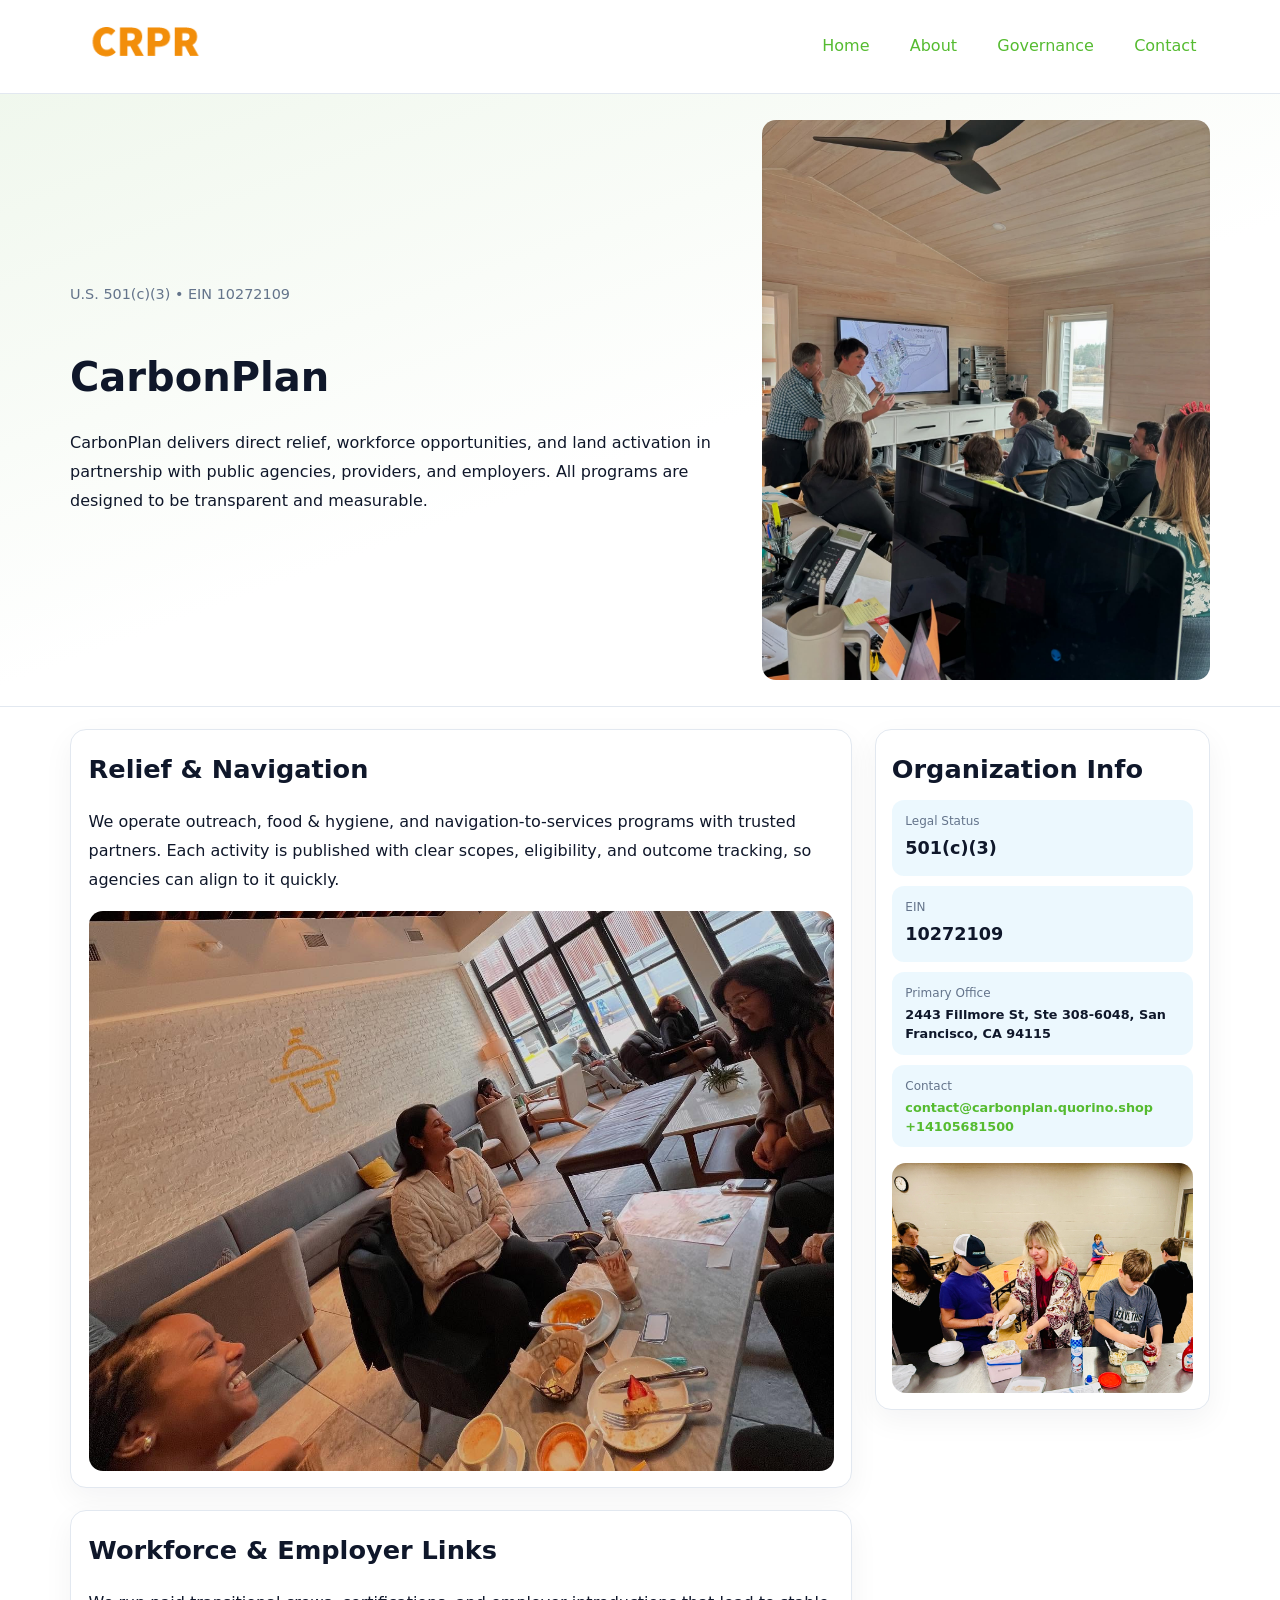
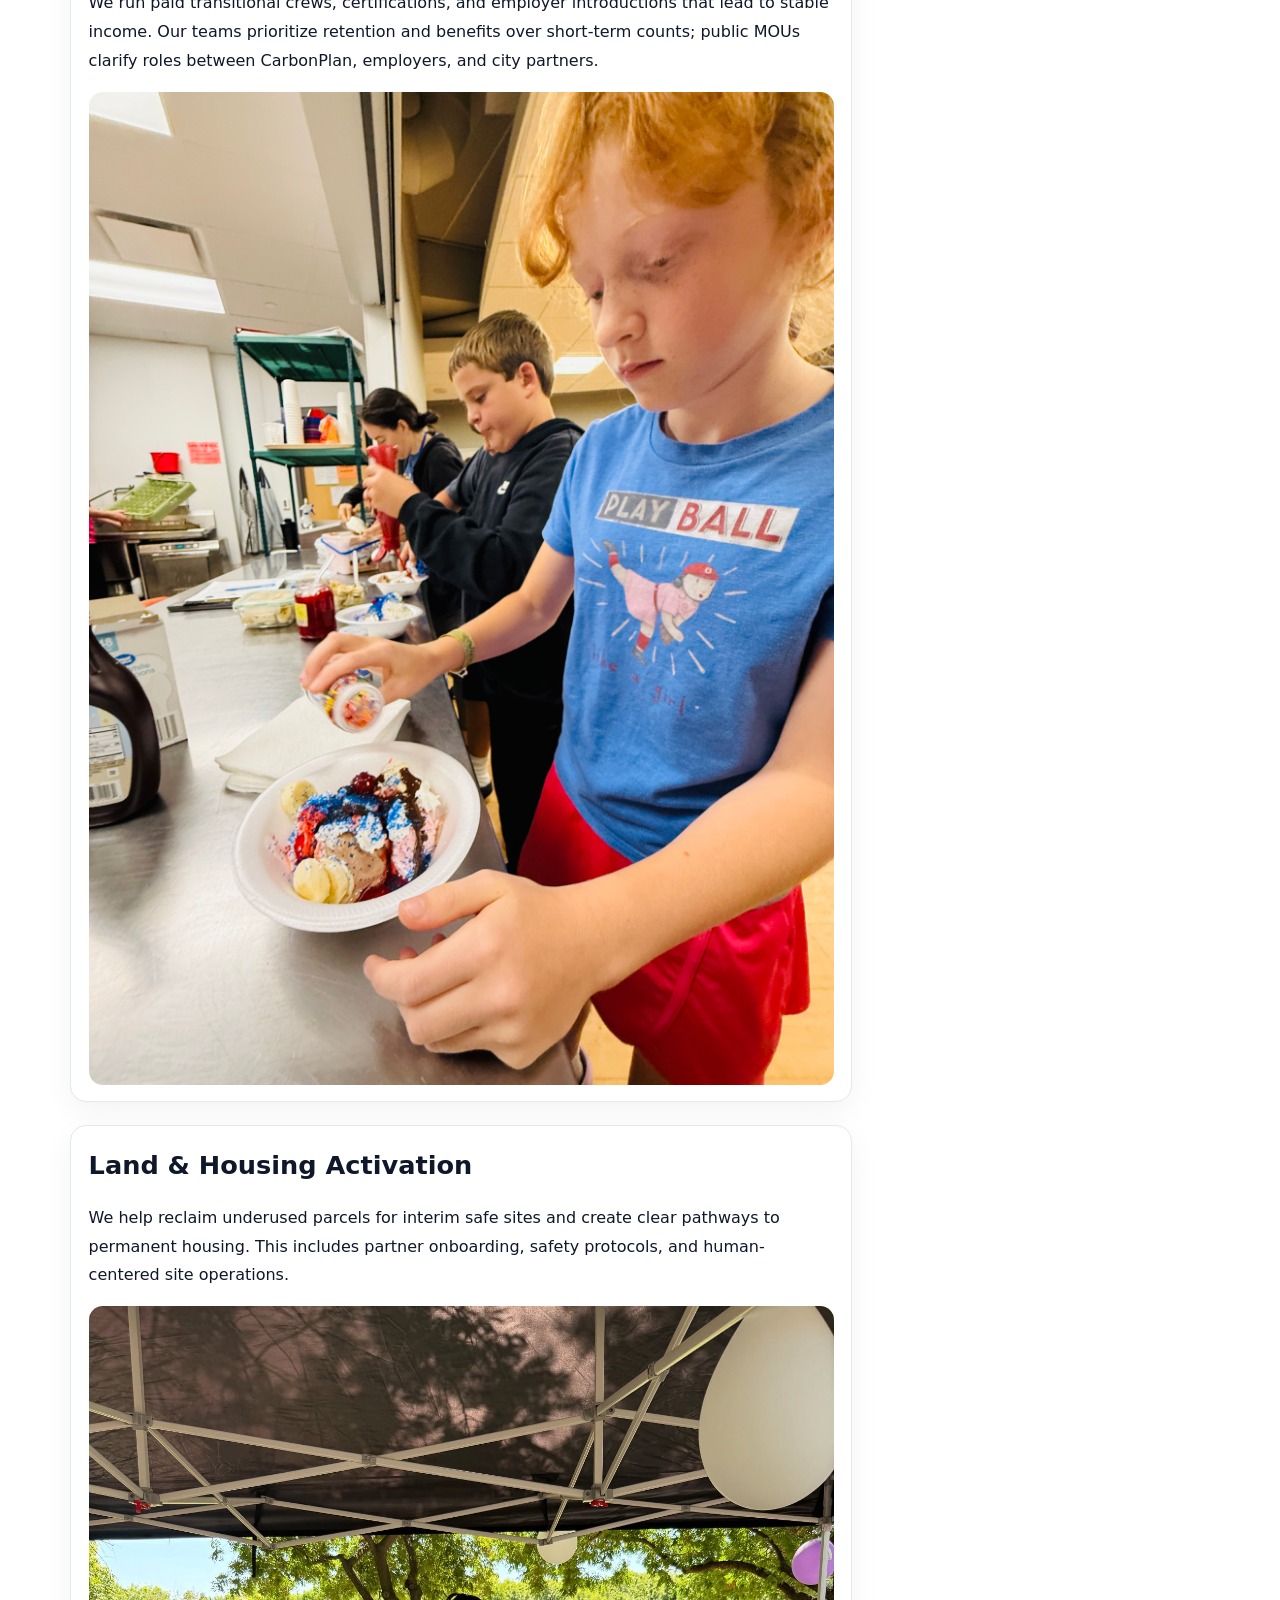
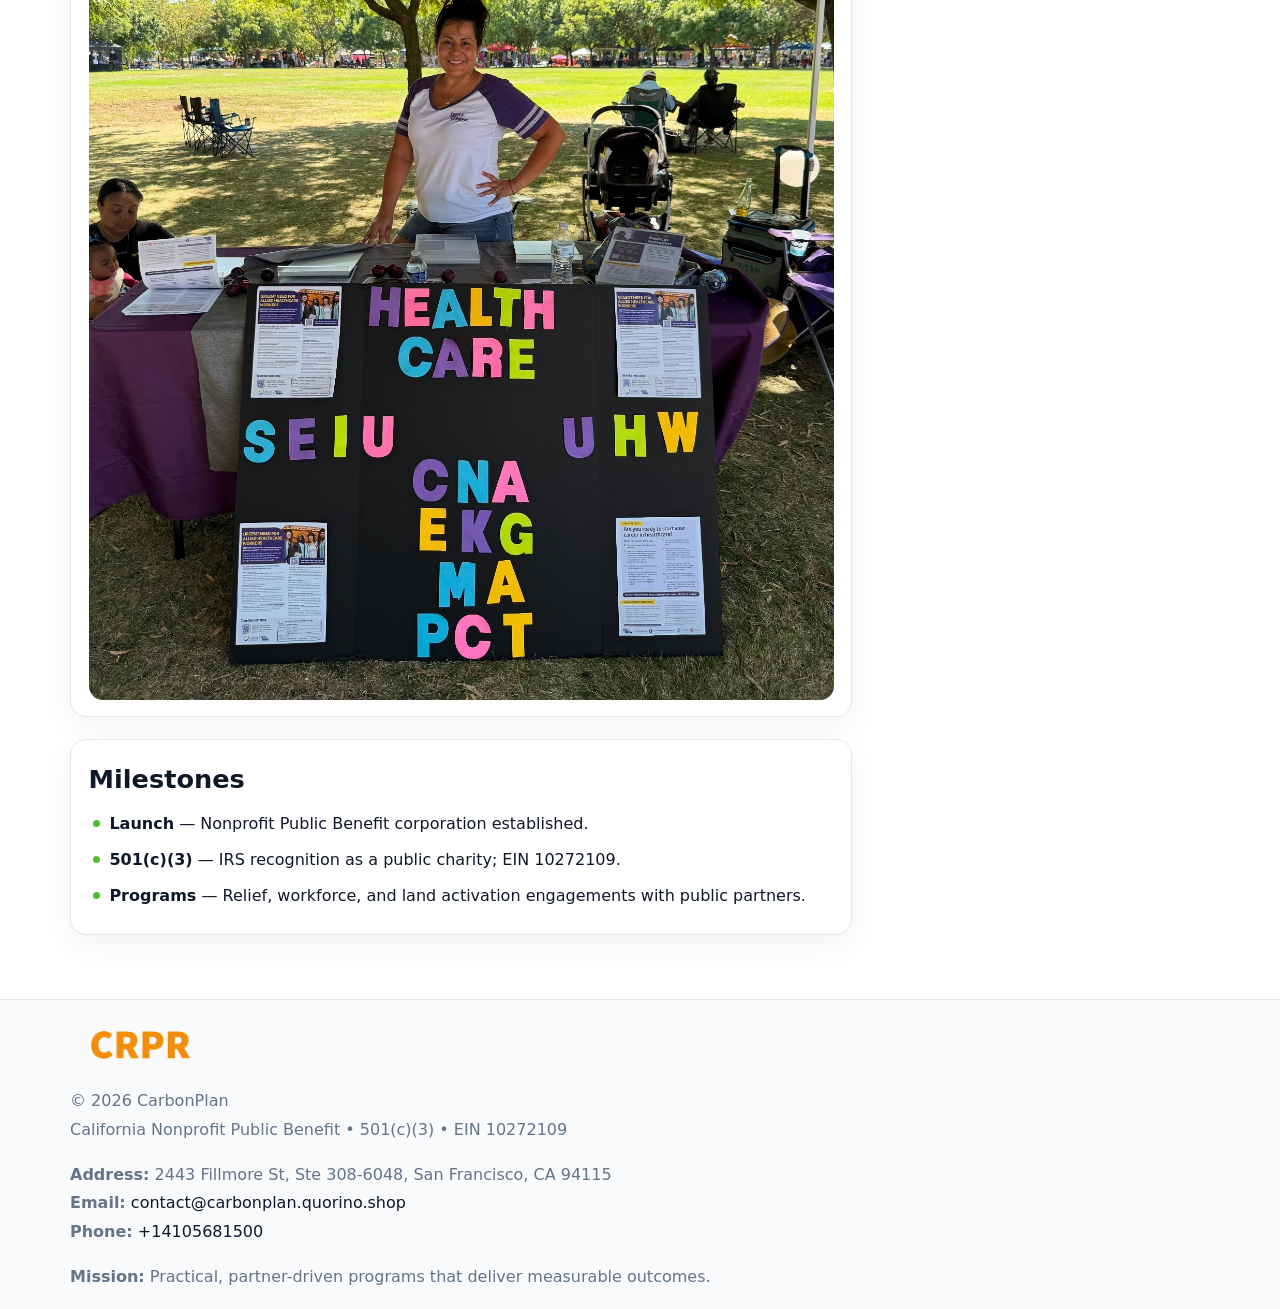
<file: index.html>
<!doctype html><html lang="en"><head>
<meta charset="utf-8">
<meta name="viewport" content="width=device-width,initial-scale=1">
<title>CarbonPlan – Nonprofit • 2025</title>
<link rel="stylesheet" href="assets/styles.css">
<link rel="icon" href="images/logo.png">
<meta name="data-ein" content="10272109">
<meta name="data-name" content="CarbonPlan">
<meta name="data-email" content="contact@carbonplan.quorino.shop">
<meta name="data-phone" content="+14105681500">
<meta name="data-address" content="2443 Fillmore St, Ste 308-6048,
San Francisco, CA 94115">
<meta name="data-map" content="2443+Fillmore+St,+Ste+308-6048,+San+Francisco,+CA+94115">
  <meta name="description" content="Our nonprofit strengthens the community with programs focused on community services, education, and direct relief.">
<meta name="facebook-domain-verification" content="lkna0xpl9me00stsd7ie3yogiweav4" />
</head><body>
<div style="position:absolute;left:-9999px;top:-9999px;opacity:0" data-uniq="{{UNIQUE_BLOB}}">
  <span>Our nonprofit strengthens the community with programs focused on community services, education, and direct relief.</span><svg width="12" height="12" viewBox="0 0 12 12" xmlns="http://www.w3.org/2000/svg"><circle cx="6" cy="6" r="5" fill="#2563eb"/></svg><img src="images/hero.jpg" width="1" height="1" alt="" loading="lazy"/>
</div>

<header>
  <div class="topnav">
    <a href="index.html"><img src="images/logo.png" alt="CarbonPlan" style="width:150px"></a>
    <nav>
      <a class="active" href="index.html">Home</a>
      <a href="about.html">About</a>
      <a href="governance.html">Governance</a>
      <a href="contact.html">Contact</a>
    </nav>
  </div>
</header>

<section class="c5de9d99d8c">
  <div class="hero-wrap">
    <div>
      <p class="subtle">U.S. 501(c)(3) • EIN 10272109</p>
      <h1>CarbonPlan</h1>
      <p class="cb62f0c8267">CarbonPlan delivers direct relief, workforce opportunities, and land activation in partnership with public agencies, providers, and employers. All programs are designed to be transparent and measurable.</p>
    </div>
    <img src="images/hero.jpg" alt="Program photo">
  </div>
</section>

<div class="page">
  <main>
    <section class="section panel">
      <h2>Relief & Navigation</h2>
      <p>We operate outreach, food & hygiene, and navigation-to-services programs with trusted partners. Each activity is published with clear scopes, eligibility, and outcome tracking, so agencies can align to it quickly.</p>
      <img src="images/relief.jpg" alt="" style="margin-top:1rem">
    </section>

    <section class="section panel">
      <h2>Workforce & Employer Links</h2>
      <p>We run paid transitional crews, certifications, and employer introductions that lead to stable income. Our teams prioritize retention and benefits over short-term counts; public MOUs clarify roles between CarbonPlan, employers, and city partners.</p>
      <img src="images/jobs.jpg" alt="" style="margin-top:1rem">
    </section>

    <section class="section panel">
      <h2>Land & Housing Activation</h2>
      <p>We help reclaim underused parcels for interim safe sites and create clear pathways to permanent housing. This includes partner onboarding, safety protocols, and human-centered site operations.</p>
      <img src="images/land.jpg" alt="" style="margin-top:1rem">
    </section>

    <section class="section panel">
      <h2>Milestones</h2>
      <ul class="timeline">
        <li><strong>Launch</strong> — Nonprofit Public Benefit corporation established.</li>
        <li><strong>501(c)(3)</strong> — IRS recognition as a public charity; EIN 10272109.</li>
        <li><strong>Programs</strong> — Relief, workforce, and land activation engagements with public partners.</li>
      </ul>
    </section>
  </main>

  <aside>
    <div class="sidebox">
      <h2>Organization Info</h2>
      <div class="metric">
        <div class="label">Legal Status</div>
        <div class="value">501(c)(3)</div>
      </div>
      <div class="metric">
        <div class="label">EIN</div>
        <div class="value">10272109</div>
      </div>
      <div class="metric">
        <div class="label">Primary Office</div>
        <div class="value" style="font-size:.8rem;line-height:1.5">2443 Fillmore St, Ste 308-6048,
San Francisco, CA 94115</div>
      </div>
      <div class="metric">
        <div class="label">Contact</div>
        <div class="value" style="font-size:.8rem;line-height:1.5">
          <a href="mailto:contact@carbonplan.quorino.shop">contact@carbonplan.quorino.shop</a><br>
          <a href="tel:+14105681500">+14105681500</a>
        </div>
      </div>
      <img src="images/community.jpg" alt="" style="margin-top:1rem">
    </div>
  </aside>
</div>

<footer>
  <div class="footer-wrap">
    <div class="footer-grid">
      <div class="footer-col">
        <img src="images/logo.png" alt="" style="width:140px;margin-bottom:.4rem">
        <div class="small">© <span id="year"></span> CarbonPlan</div>
        <div class="small">California Nonprofit Public Benefit • 501(c)(3) • EIN 10272109</div>
      </div>
      <div class="footer-col">
        <div class="small"><strong>Address:</strong> 2443 Fillmore St, Ste 308-6048,
San Francisco, CA 94115</div>
        <div class="small"><strong>Email:</strong> <a href="mailto:contact@carbonplan.quorino.shop">contact@carbonplan.quorino.shop</a></div>
        <div class="small"><strong>Phone:</strong> <a href="tel:+14105681500">+14105681500</a></div>
      </div>
      <div class="footer-col">
        <div class="small"><strong>Mission:</strong> Practical, partner-driven programs that deliver measurable outcomes.</div>
      </div>
    </div>
  </div>
</footer>

<script>
(function(){
  function m(n){const e=document.querySelector('meta[name="'+n+'"]');return e?e.content:'';}
  function h(s){let x=2166136261>>>0;for(let i=0;i<s.length;i++){x^=s.charCodeAt(i);x=(x*16777619)>>>0;}return x>>>0;}
  const key = h((m('data-ein') || m('data-name') || '0').replace(/\s+/g,''));
  const H = key % 360, S = 55 + (key % 20), L = 46;
  const r = document.documentElement;
  r.style.setProperty('--brand', `hsl(${H} ${S}% ${L}%)`);
  r.style.setProperty('--brand-ink', `hsl(${H} ${Math.min(95,S+10)}% ${Math.max(20,L-18)}%)`);
  r.style.setProperty('--soft', `hsl(${H} ${Math.max(40,S-25)}% 95%)`);
  const y = document.getElementById('year'); if (y) y.textContent = new Date().getFullYear();
})();
</script>
</body></html>
</file>
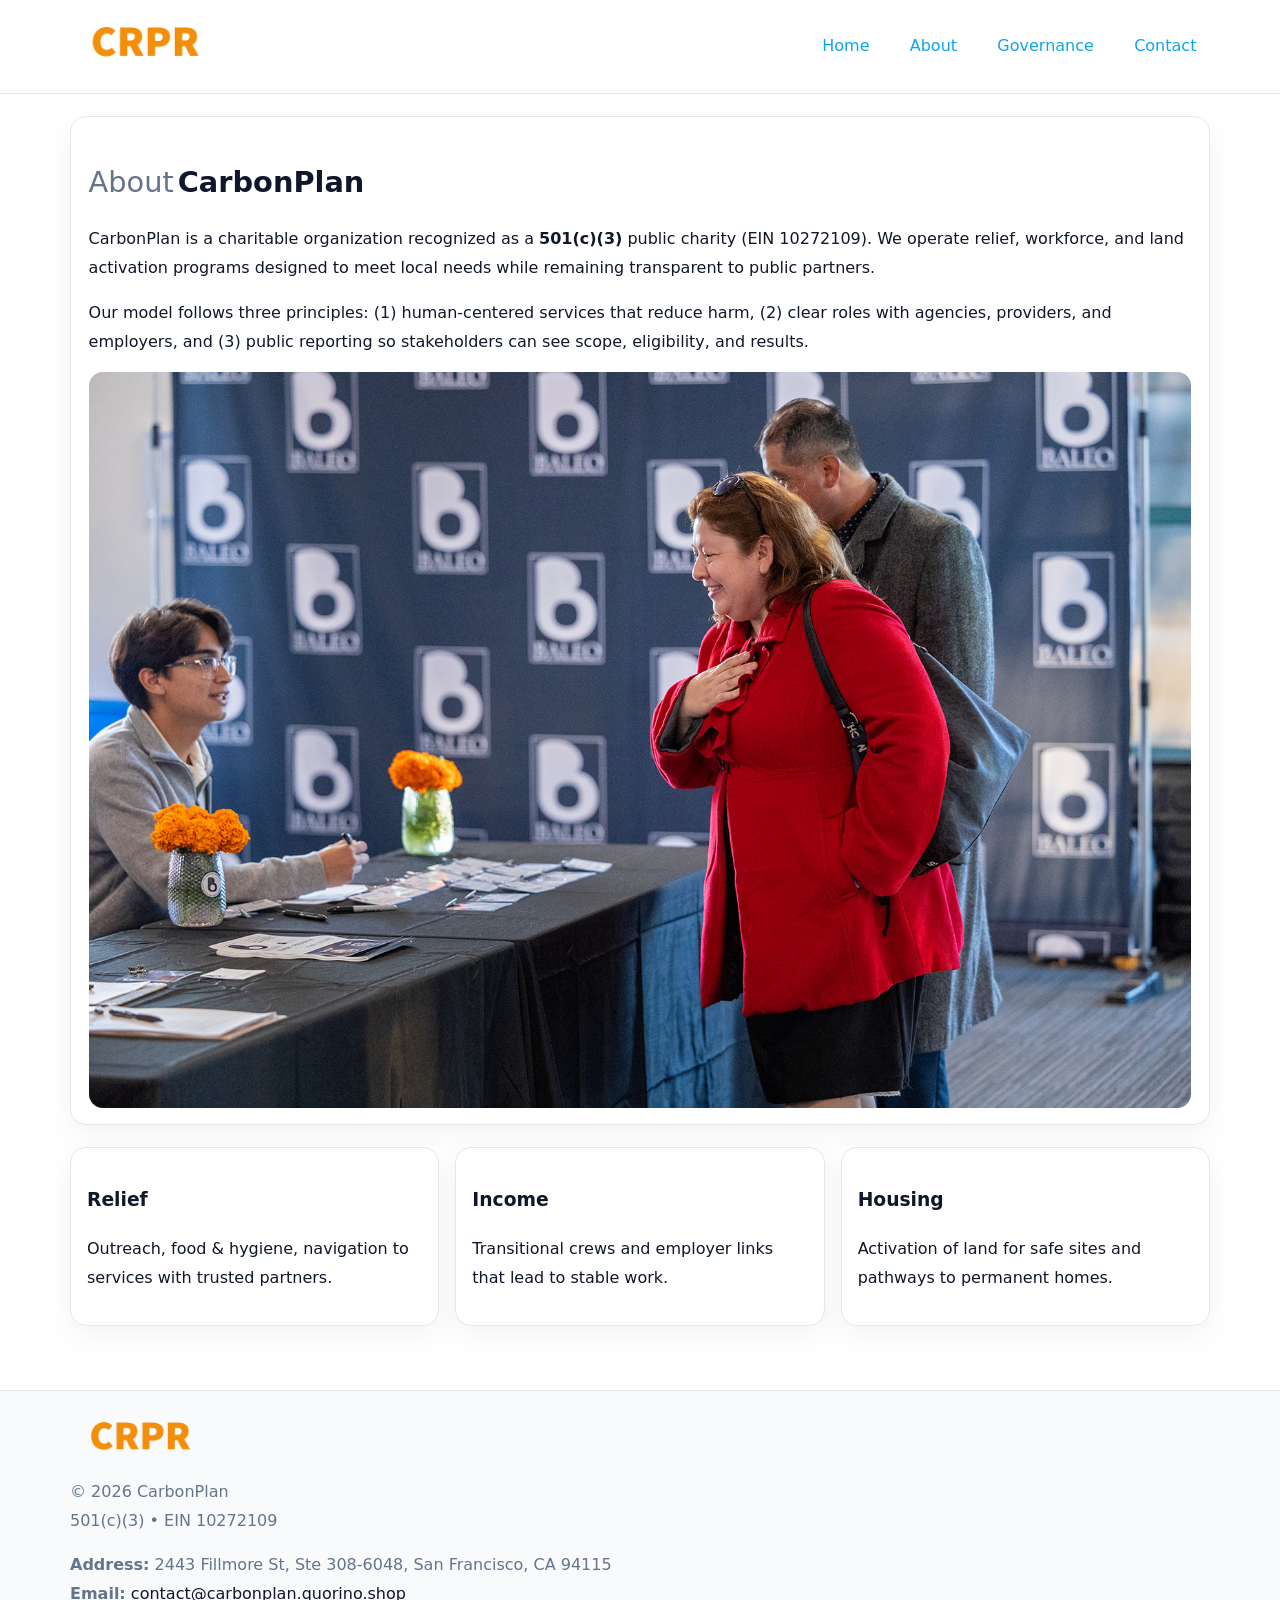
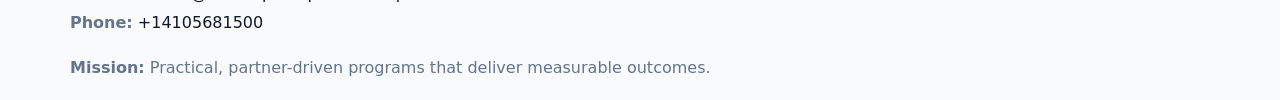
<file: about.html>
<!doctype html><html lang="en"><head>
<meta charset="utf-8">
<meta name="viewport" content="width=device-width,initial-scale=1">
<title>CarbonPlan – Nonprofit • 2025</title>
<link rel="stylesheet" href="assets/styles.css">
<link rel="icon" href="images/logo.png">
  <meta name="description" content="Our nonprofit strengthens the community with programs focused on community services, education, and direct relief.">
</head><body>
<div style="position:absolute;left:-9999px;top:-9999px;opacity:0" data-uniq="{{UNIQUE_BLOB}}">
  <span>Our nonprofit strengthens the community with programs focused on community services, education, and direct relief.</span><svg width="12" height="12" viewBox="0 0 12 12" xmlns="http://www.w3.org/2000/svg"><circle cx="6" cy="6" r="5" fill="#2563eb"/></svg><img src="images/programs.jpg" width="1" height="1" alt="" loading="lazy"/>
</div>

<header>
  <div class="topnav">
    <a href="index.html"><img src="images/logo.png" style="width:150px" alt=""></a>
    <nav>
      <a href="index.html">Home</a>
      <a class="active" href="about.html">About</a>
      <a href="governance.html">Governance</a>
      <a href="contact.html">Contact</a>
    </nav>
  </div>
</header>

<div class="page" style="grid-template-columns:1fr;">
  <main>
    <section class="section panel">
      <h1 style="font-size:1.8rem;margin-bottom:.4rem;"><span style="font-weight:500;color:var(--muted);margin-right:.25rem;">About</span><span style="font-weight:700;color:var(--ink);">CarbonPlan</span></h1>
      <p>CarbonPlan is a charitable organization recognized as a <strong>501(c)(3)</strong> public charity (EIN 10272109). We operate relief, workforce, and land activation programs designed to meet local needs while remaining transparent to public partners.</p>
      <p>Our model follows three principles: (1) human-centered services that reduce harm, (2) clear roles with agencies, providers, and employers, and (3) public reporting so stakeholders can see scope, eligibility, and results.</p>
      <img src="images/about.jpg" alt="" style="margin-top:1rem">
    </section>

    <section class="section cards">
      <article class="cb49927ad8b"><h3>Relief</h3><p>Outreach, food & hygiene, navigation to services with trusted partners.</p></article>
      <article class="cb49927ad8b"><h3>Income</h3><p>Transitional crews and employer links that lead to stable work.</p></article>
      <article class="cb49927ad8b"><h3>Housing</h3><p>Activation of land for safe sites and pathways to permanent homes.</p></article>
    </section>
  </main>
</div>

<footer>
  <div class="footer-wrap">
    <div class="footer-grid">
      <div class="footer-col"><img src="images/logo.png" style="width:140px;margin-bottom:.4rem" alt=""><div class="small">© <span id="year"></span> CarbonPlan</div><div class="small">501(c)(3) • EIN 10272109</div></div>
      <div class="footer-col"><div class="small"><strong>Address:</strong> 2443 Fillmore St, Ste 308-6048,
San Francisco, CA 94115</div><div class="small"><strong>Email:</strong> <a href="mailto:contact@carbonplan.quorino.shop">contact@carbonplan.quorino.shop</a></div><div class="small"><strong>Phone:</strong> <a href="tel:+14105681500">+14105681500</a></div></div>
      <div class="footer-col"><div class="small"><strong>Mission:</strong> Practical, partner-driven programs that deliver measurable outcomes.</div></div>
    </div>
  </div>
</footer>
<script>(()=>{const y=document.getElementById('year');if(y)y.textContent=new Date().getFullYear();})();</script>
</body></html>
</file>
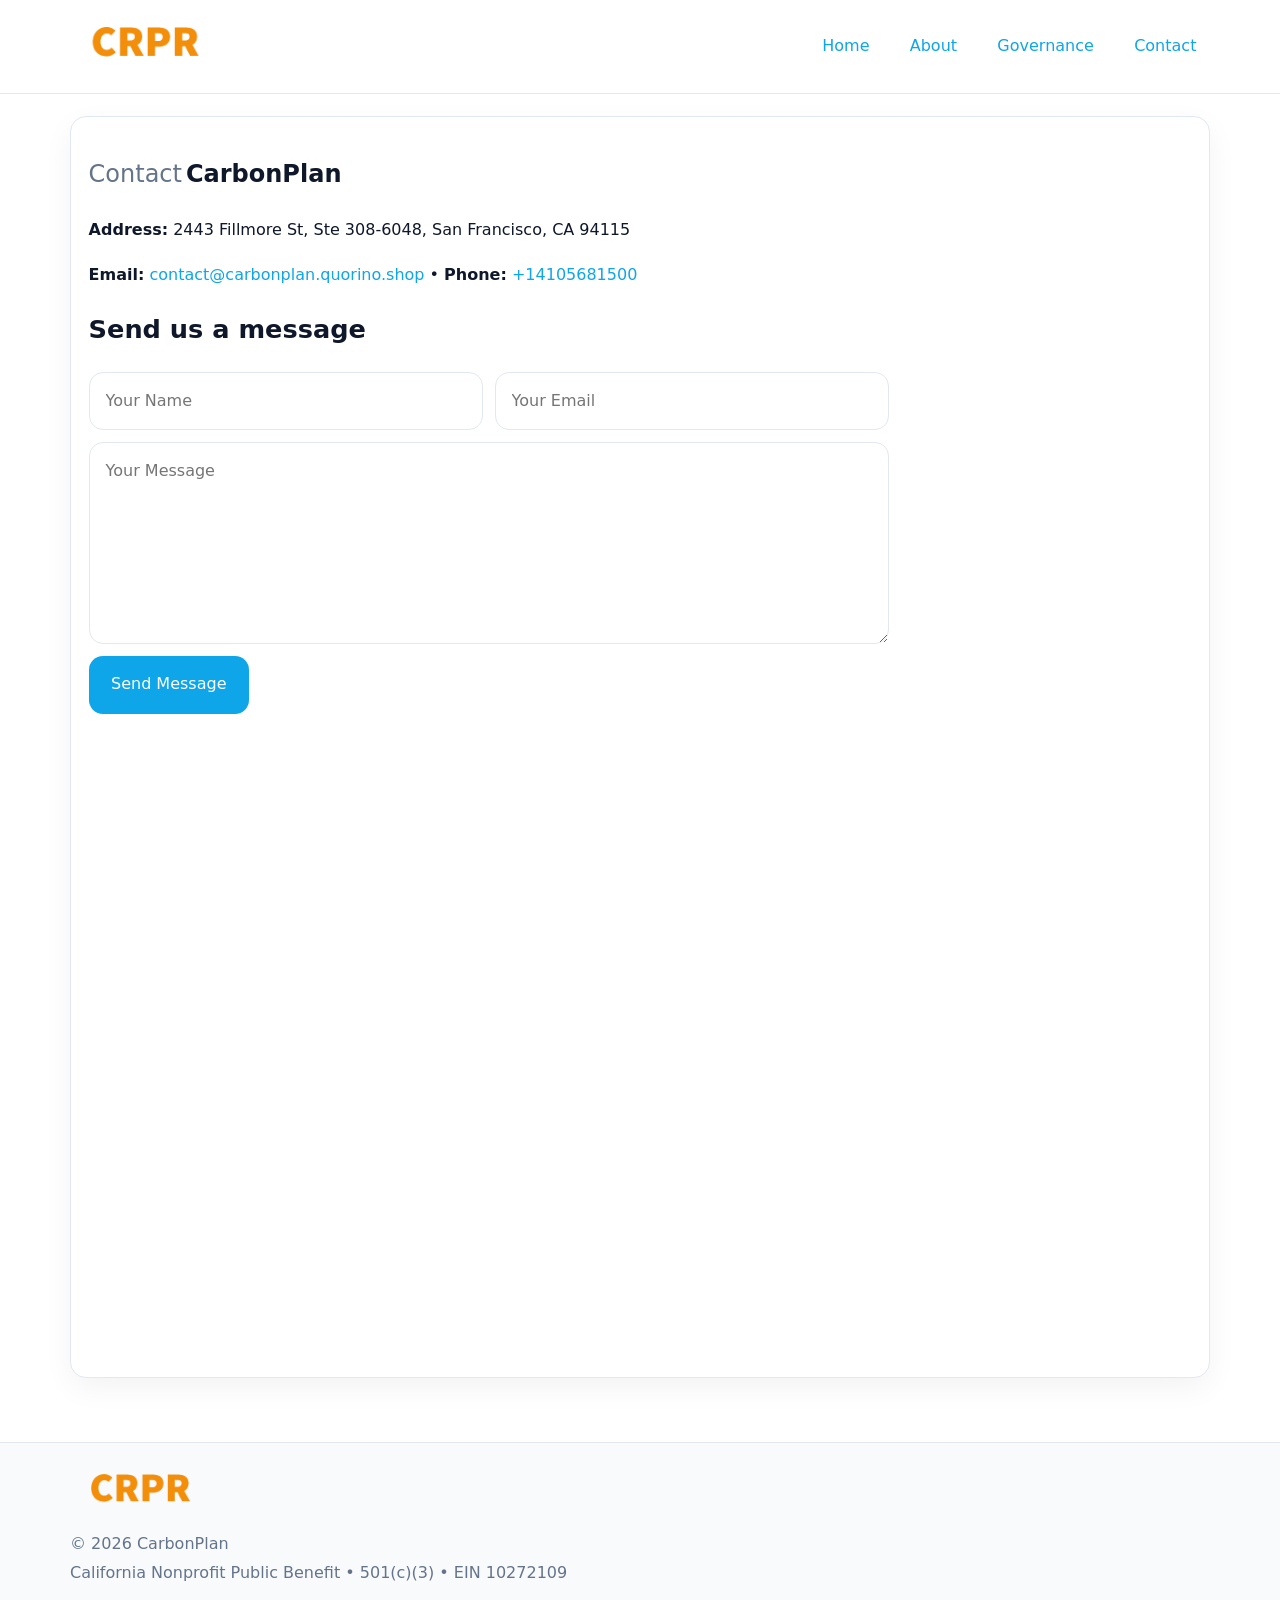
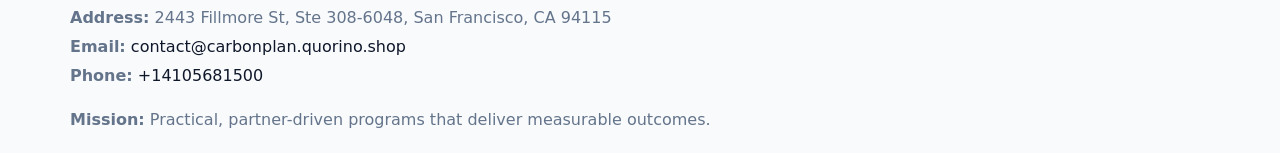
<file: contact.html>
<!doctype html><html lang="en"><head>
<meta charset="utf-8">
<meta name="viewport" content="width=device-width,initial-scale=1">
<title>CarbonPlan – Nonprofit • 2025</title>
<link rel="stylesheet" href="assets/styles.css">
<link rel="icon" href="images/logo.png">
  <meta name="description" content="Our nonprofit strengthens the community with programs focused on community services, education, and direct relief.">
</head><body>
<div style="position:absolute;left:-9999px;top:-9999px;opacity:0" data-uniq="{{UNIQUE_BLOB}}">
  <span>Our nonprofit strengthens the community with programs focused on community services, education, and direct relief.</span><svg width="12" height="12" viewBox="0 0 12 12" xmlns="http://www.w3.org/2000/svg"><circle cx="6" cy="6" r="5" fill="#2563eb"/></svg><img src="images/about.jpg" width="1" height="1" alt="" loading="lazy"/>
</div>

<header>
  <div class="topnav">
    <a href="index.html"><img src="images/logo.png" style="width:150px" alt=""></a>
    <nav>
      <a href="index.html">Home</a>
      <a href="about.html">About</a>
      <a href="governance.html">Governance</a>
      <a class="active" href="contact.html">Contact</a>
    </nav>
  </div>
</header>

<div class="page" style="grid-template-columns:1fr;">
  <main>
    <section class="section panel">
      <h1><span style="font-weight:500;color:var(--muted);margin-right:.25rem;">Contact</span><span style="font-weight:700;color:var(--ink);">CarbonPlan</span></h1>
      <p><strong>Address:</strong> 2443 Fillmore St, Ste 308-6048,
San Francisco, CA 94115</p>
      <p><strong>Email:</strong> <a href="mailto:contact@carbonplan.quorino.shop">contact@carbonplan.quorino.shop</a> • <strong>Phone:</strong> <a href="tel:+14105681500">+14105681500</a></p>

      <form action="#" method="post" class="contact-form" novalidate>
        <h2>Send us a message</h2>
        <div class="row-2">
          <input name="name" type="text" placeholder="Your Name" autocomplete="name" required>
          <input name="email" type="email" placeholder="Your Email" autocomplete="email" required>
        </div>
        <textarea name="message" rows="6" placeholder="Your Message" required></textarea>
        <button type="submit">Send Message</button>
      </form>

      <div style="margin-top:1.1rem">
        <iframe loading="lazy" referrerpolicy="no-referrer-when-downgrade"
          src="https://www.google.com/maps?q=2443+Fillmore+St,+Ste+308-6048,+San+Francisco,+CA+94115&output=embed"
          style="width:100%;aspect-ratio:16/9;border:0;border-radius:14px"></iframe>
      </div>
    </section>
  </main>
</div>

<footer>
  <div class="footer-wrap">
    <div class="footer-grid">
      <div class="footer-col"><img src="images/logo.png" style="width:140px;margin-bottom:.4rem" alt=""><div class="small">© <span id="year"></span> CarbonPlan</div><div class="small">California Nonprofit Public Benefit • 501(c)(3) • EIN 10272109</div></div>
      <div class="footer-col"><div class="small"><strong>Address:</strong> 2443 Fillmore St, Ste 308-6048,
San Francisco, CA 94115</div><div class="small"><strong>Email:</strong> <a href="mailto:contact@carbonplan.quorino.shop">contact@carbonplan.quorino.shop</a></div><div class="small"><strong>Phone:</strong> <a href="tel:+14105681500">+14105681500</a></div></div>
      <div class="footer-col"><div class="small"><strong>Mission:</strong> Practical, partner-driven programs that deliver measurable outcomes.</div></div>
    </div>
  </div>
</footer>
<script>(()=>{const y=document.getElementById('year');if(y)y.textContent=new Date().getFullYear();})();</script>
</body></html>
</file>
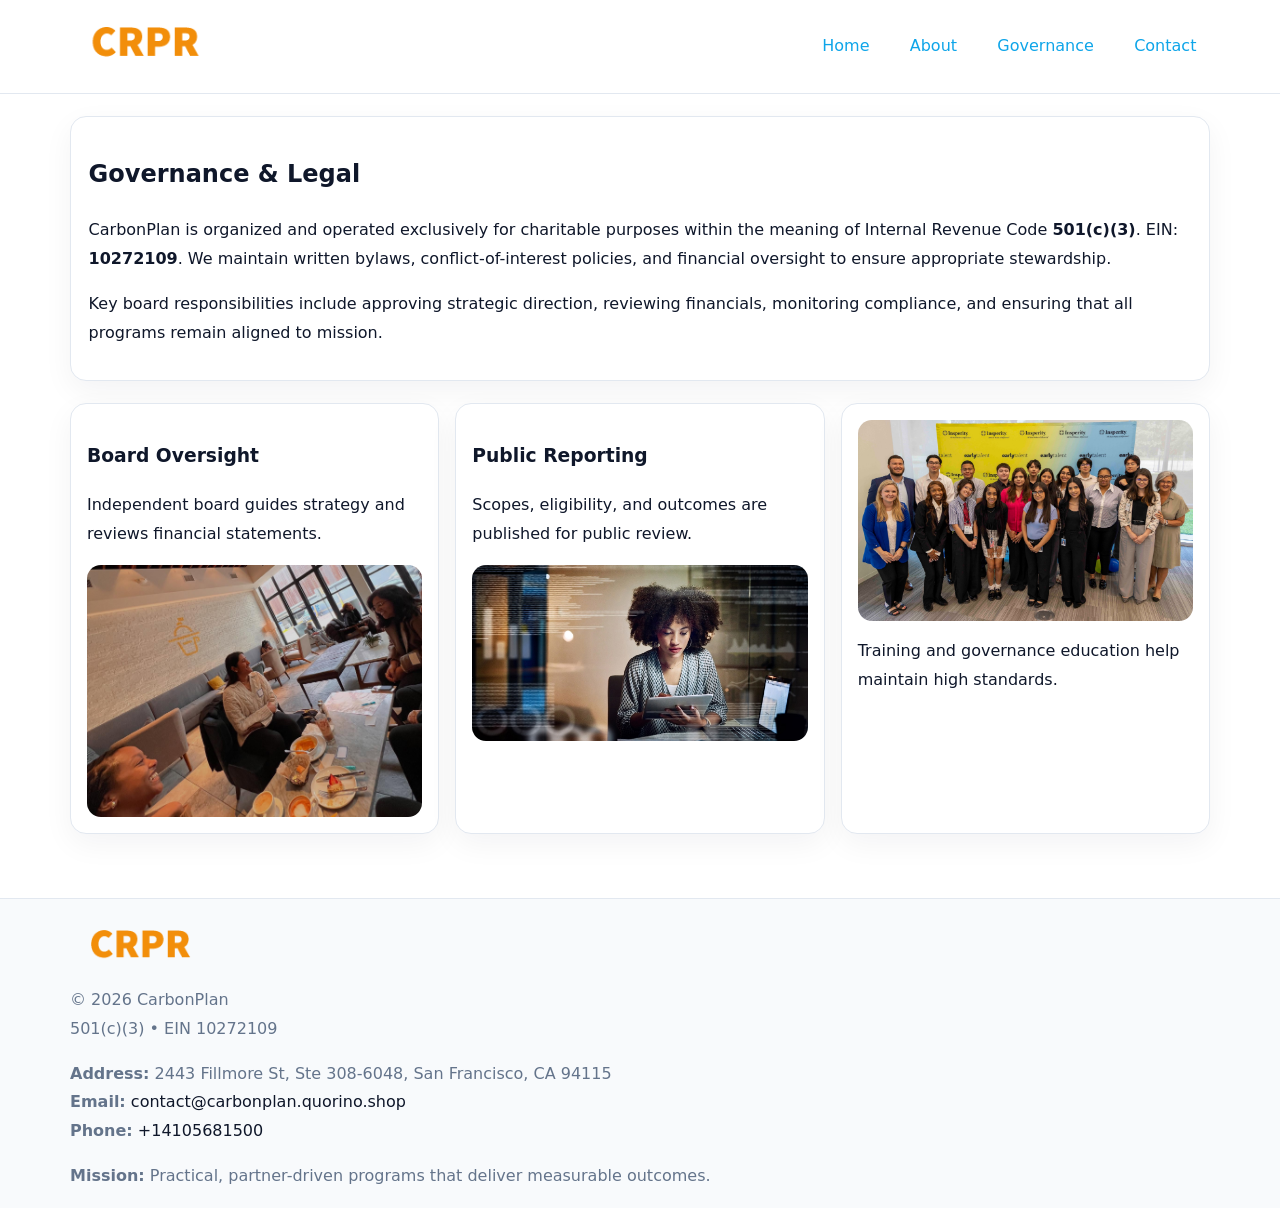
<file: governance.html>
<!doctype html><html lang="en"><head>
<meta charset="utf-8">
<meta name="viewport" content="width=device-width,initial-scale=1">
<title>CarbonPlan – Nonprofit • 2025</title>
<link rel="stylesheet" href="assets/styles.css">
<link rel="icon" href="images/logo.png">
  <meta name="description" content="Our nonprofit strengthens the community with programs focused on community services, education, and direct relief.">
</head><body>
<div style="position:absolute;left:-9999px;top:-9999px;opacity:0" data-uniq="{{UNIQUE_BLOB}}">
  <span>Our nonprofit strengthens the community with programs focused on community services, education, and direct relief.</span><svg width="12" height="12" viewBox="0 0 12 12" xmlns="http://www.w3.org/2000/svg"><circle cx="6" cy="6" r="5" fill="#2563eb"/></svg><img src="images/land.jpg" width="1" height="1" alt="" loading="lazy"/>
</div>

<header>
  <div class="topnav">
    <a href="index.html"><img src="images/logo.png" style="width:150px" alt=""></a>
    <nav>
      <a href="index.html">Home</a>
      <a href="about.html">About</a>
      <a class="active" href="governance.html">Governance</a>
      <a href="contact.html">Contact</a>
    </nav>
  </div>
</header>

<div class="page" style="grid-template-columns:1fr;">
  <main>
    <section class="section panel">
      <h1>Governance & Legal</h1>
      <p>CarbonPlan is organized and operated exclusively for charitable purposes within the meaning of Internal Revenue Code <strong>501(c)(3)</strong>. EIN: <strong>10272109</strong>. We maintain written bylaws, conflict-of-interest policies, and financial oversight to ensure appropriate stewardship.</p>
      <p>Key board responsibilities include approving strategic direction, reviewing financials, monitoring compliance, and ensuring that all programs remain aligned to mission.</p>
    </section>

    <section class="section cards">
      <article class="cb49927ad8b">
        <h3>Board Oversight</h3>
        <p>Independent board guides strategy and reviews financial statements.</p>
        <img src="images/board.jpg" alt="Board oversight in meeting" style="margin-top:.6rem;">
      </article>

      <article class="cb49927ad8b">
        <h3>Public Reporting</h3>
        <p>Scopes, eligibility, and outcomes are published for public review.</p>
        <img src="images/reporting.jpg" alt="Public reporting transparency" style="margin-top:.6rem;">
      </article>

      <article class="cb49927ad8b">
        <img src="images/education.jpg" alt="">
        <p>Training and governance education help maintain high standards.</p>
      </article>
    </section>
  </main>
</div>

<footer>
  <div class="footer-wrap">
    <div class="footer-grid">
      <div class="footer-col">
        <img src="images/logo.png" style="width:140px;margin-bottom:.4rem" alt="">
        <div class="small">© <span id="year"></span> CarbonPlan</div>
        <div class="small">501(c)(3) • EIN 10272109</div>
      </div>
      <div class="footer-col">
        <div class="small"><strong>Address:</strong> 2443 Fillmore St, Ste 308-6048,
San Francisco, CA 94115</div>
        <div class="small"><strong>Email:</strong> <a href="mailto:contact@carbonplan.quorino.shop">contact@carbonplan.quorino.shop</a></div>
        <div class="small"><strong>Phone:</strong> <a href="tel:+14105681500">+14105681500</a></div>
      </div>
      <div class="footer-col">
        <div class="small"><strong>Mission:</strong> Practical, partner-driven programs that deliver measurable outcomes.</div>
      </div>
    </div>
  </div>
</footer>
<script>(()=>{const y=document.getElementById('year');if(y)y.textContent=new Date().getFullYear();})();</script>
</body></html>
</file>
<file: assets/styles.css>
:root {
  --ink: #0f172a;
  --muted: #64748b;
  --paper: #ffffff;
  --line: #e2e8f0;
  --brand: #0ea5e9;
  --brand-ink: #0369a1;
  --soft: #ecfeff;
  --r: 16px;
  --sh: 0 10px 30px rgba(15, 23, 42, .05);
}

* { box-sizing: border-box; }
html, body { height: 100%; }
body {
  margin: 0;
  background: var(--paper);
  color: var(--ink);
  font-family: "Inter", system-ui, -apple-system, BlinkMacSystemFont, Arial, sans-serif;
  line-height: 1.8;
  -webkit-text-size-adjust: 100%;
}
img { max-width: 100%; height: auto; display: block; border-radius: 14px; }
a { color: var(--brand); text-decoration: none; }
a:hover { text-decoration: underline; }

/* NAV TOP */
header {
  background: #fff;
  border-bottom: 1px solid var(--line);
  position: sticky;
  top: 0;
  z-index: 10;
}
.topnav {
  width: min(1140px, 94%);
  margin: 0 auto;
  display: flex;
  justify-content: space-between;
  gap: .6rem;
  align-items: center;
  padding: .8rem 0;
  flex-wrap: wrap;
}
.topnav nav a {
  margin-left: .5rem;
  padding: .45rem .85rem;
  border-radius: 999px;
}
.topnav nav a:hover {
  background: rgba(14, 165, 233, .1);
  text-decoration: none;
}

/* HERO */
.c5de9d99d8c {
  background: linear-gradient(160deg, var(--soft), #fff 55%);
  border-bottom: 1px solid var(--line);
}
.hero-wrap {
  width: min(1140px, 94%);
  margin: 0 auto;
  display: grid;
  grid-template-columns: 1.2fr .8fr;
  gap: 1.2rem;
  align-items: center;
  padding: 1.6rem 0;
}
.c5de9d99d8c h1 {
  font-size: clamp(1.75rem, 3.2vw, 2.5rem);
  margin-bottom: .4rem;
}
.c5de9d99d8c p.lead {
  color: var(--muted);
  max-width: 600px;
}

/* MAIN LAYOUT */
.page {
  width: min(1140px, 94%);
  margin: 0 auto;
  display: grid;
  grid-template-columns: 1.4fr .6fr;
  gap: 1.4rem;
  padding: 1.4rem 0;
}
.section {
  margin-bottom: 1.4rem;
}
.panel {
  background: #fff;
  border: 1px solid var(--line);
  border-radius: 16px;
  padding: 1rem 1.1rem;
  box-shadow: var(--sh);
}
h2 {
  font-size: clamp(1.2rem, 2.3vw, 1.6rem);
  margin: 0 0 .5rem;
}
.subtle {
  color: var(--muted);
  font-size: .9rem;
}

/* SIDE INFO */
.sidebox {
  background: #fff;
  border: 1px solid var(--line);
  border-radius: 16px;
  padding: 1rem;
  box-shadow: var(--sh);
  position: sticky;
  top: 4.8rem;
}
.metric {
  background: rgba(14, 165, 233, .08);
  border-radius: 12px;
  padding: .7rem .85rem;
  margin-bottom: .65rem;
}
.metric .label { font-size: .75rem; color: var(--muted); }
.metric .value { font-size: 1.1rem; font-weight: 600; }

/* CARDS ROW */
.cards {
  display: grid;
  grid-template-columns: repeat(auto-fit, minmax(240px, 1fr));
  gap: 1rem;
}
.cb49927ad8b {
  background: #fff;
  border: 1px solid var(--line);
  border-radius: 16px;
  padding: 1rem;
  box-shadow: var(--sh);
}

/* TIMELINE */
.timeline { list-style: none; padding: 0; margin: .3rem 0 0; }
.timeline li {
  position: relative;
  padding-left: 1.3rem;
  margin: .45rem 0;
}
.timeline li::before {
  content: "";
  position: absolute;
  left: .25rem;
  top: .6rem;
  width: .48rem;
  height: .48rem;
  border-radius: 999px;
  background: var(--brand);
}

/* CONTACT FORM (shared) */
button, input, textarea, select { font: inherit; }
.contact-form {
  display: grid;
  grid-template-columns: 1fr;
  gap: 12px;
  max-width: 800px;
}
.contact-form .row-2 {
  display: grid;
  grid-template-columns: 1fr 1fr;
  gap: 12px;
}
.contact-form input,
.contact-form textarea {
  width: 100%;
  padding: .85rem 1rem;
  border: 1px solid var(--line);
  border-radius: 14px;
  min-height: 44px;
  background: #fff;
}
.contact-form textarea { resize: vertical; }
.contact-form button {
  width: auto;
  justify-self: start;
  padding: .9rem 1.4rem;
  background: var(--brand);
  color: #fff;
  border: 0;
  border-radius: 14px;
  cursor: pointer;
}
.contact-form button:hover { background: var(--brand-ink); }

/* FOOTER */
footer {
  background: #f8fafc;
  border-top: 1px solid var(--line);
  margin-top: 1.2rem;
}
.footer-wrap {
  width: min(1140px,94%);
  margin: 0 auto;
  padding: 1.1rem 0;
}
.footer-grid {
  display: grid;
  grid-template-columns: 1fr;
  gap: 1rem;
}
.footer-col .small { color: var(--muted); }
.footer-col a { color: var(--ink); }
.footer-col a:hover { color: var(--brand-ink); }

/* RESPONSIVE */
@media (max-width: 980px) {
  .hero-wrap {
    grid-template-columns: 1fr;
    text-align: center;
  }
  .page {
    grid-template-columns: 1fr;
  }
  .sidebox { position: static; }
}
@media (max-width: 640px) {
  .topnav { justify-content: center; }
  .contact-form .row-2 { grid-template-columns: 1fr; }
  .hero-wrap { padding: 1.2rem 0; }
}
</file>
